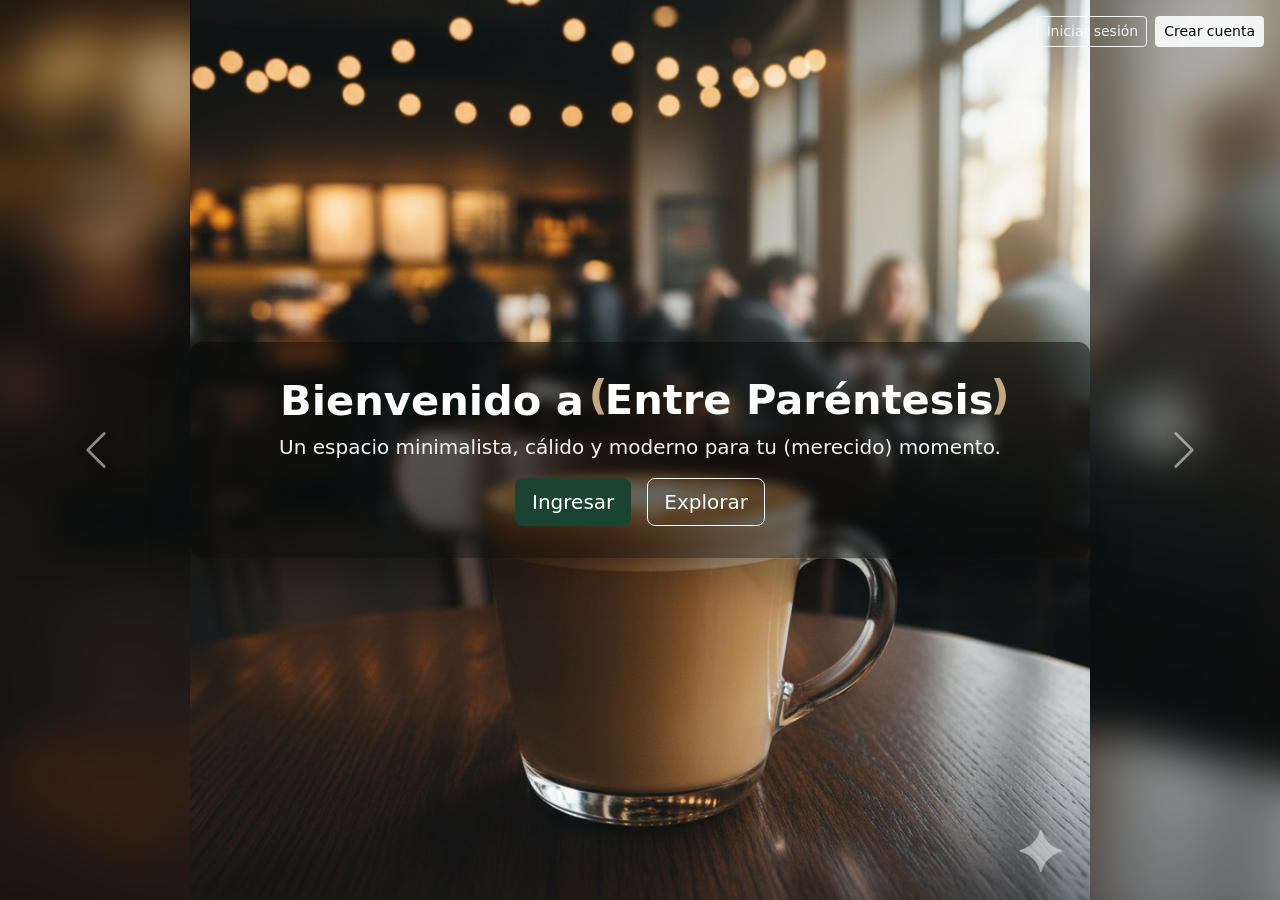
<file: index.html>
<!doctype html>
<html lang="es" data-bs-theme="light">
<head>
  <meta charset="utf-8" />
  <meta name="viewport" content="width=device-width, initial-scale=1" />
  <title>Bienvenido — Entre Paréntesis</title>
  <link href="https://cdn.jsdelivr.net/npm/bootstrap@5.3.3/dist/css/bootstrap.min.css" rel="stylesheet" />
  <link href="https://cdn.jsdelivr.net/npm/bootstrap-icons@1.11.3/font/bootstrap-icons.css" rel="stylesheet" />
  <link rel="stylesheet" href="assets/css/styles.css" />
  <style>
    html, body {
      height: 100%;
      margin: 0;
      padding: 0;
    }

    body {
      overflow: hidden;
    }

    /* Carrusel full-screen */
    .welcome-carousel {
      position: fixed;
      inset: 0;
      z-index: 1000;
      display: block;
      background: #000;
    }

    .welcome-carousel,
    .welcome-carousel .carousel-inner,
    .welcome-carousel .carousel-item {
      min-height: 100vh;
    }

    @supports (height: 100svh) {
      .welcome-carousel,
      .welcome-carousel .carousel-inner,
      .welcome-carousel .carousel-item {
        min-height: 100svh;
      }
    }

    /* Centrado y fondo difuminado */
    .welcome-carousel .carousel-item {
      position: relative;
      display: flex;
      align-items: center;
      justify-content: center;
      background: #000;
      overflow: hidden;
    }

    .welcome-carousel .carousel-item::before {
      content: "";
      position: absolute;
      inset: 0;
      background: center/cover no-repeat;
      filter: blur(20px) brightness(0.7);
      transform: scale(1.1);
      z-index: 0;
    }

    #welcomeCarousel .carousel-item:nth-child(1)::before {
      background-image: url("imagenes/latte.png");
    }
    #welcomeCarousel .carousel-item:nth-child(2)::before {
      background-image: url("imagenes/coldbrew.png");
    }
    #welcomeCarousel .carousel-item:nth-child(3)::before {
      background-image: url("imagenes/espresso.png");
    }

    /* Imagen principal centrada y completa */
    .welcome-carousel .carousel-item img {
      position: relative;
      z-index: 1;
      width: auto;
      height: auto;
      max-width: 100%;
      max-height: 100vh;
      object-fit: contain;
      display: block;
      -webkit-user-drag: none;
      user-select: none;
    }

    @supports (height: 100svh) {
      .welcome-carousel .carousel-item img {
        max-height: 100svh;
      }
    }

    /* Overlay central */
    .welcome-overlay {
      position: absolute;
      inset: 0;
      display: flex;
      align-items: center;
      justify-content: center;
      pointer-events: none;
      z-index: 1100;
    }

    .welcome-box {
      pointer-events: auto;
      background: rgba(6, 8, 6, 0.52);
      color: #fff;
      padding: 2rem 2.4rem;
      border-radius: 12px;
      text-align: center;
      backdrop-filter: blur(6px);
      box-shadow: 0 20px 40px rgba(0, 0, 0, 0.32);
      max-width: 900px;
      width: calc(100% - 3rem);
    }

    .welcome-box h1 {
      font-size: clamp(1.6rem, 3.6vw, 2.6rem);
      margin-bottom: 0.35rem;
    }

    .welcome-box p {
      margin-bottom: 1rem;
      opacity: 0.95;
    }

    /* Botones superiores */
    .top-controls {
      position: fixed;
      right: 1rem;
      top: 1rem;
      z-index: 1110;
      display: flex;
      gap: 0.5rem;
    }

    .top-controls .btn {
      opacity: 0.95;
    }

    /* Controles del carrusel */
    .welcome-carousel .carousel-control-prev-icon,
    .welcome-carousel .carousel-control-next-icon {
      width: 44px;
      height: 44px;
      filter: drop-shadow(0 2px 6px rgba(0, 0, 0, 0.6));
    }

    footer {
      display: none !important;
    }

    @media (max-width: 575px) {
      .welcome-box {
        padding: 1rem;
        border-radius: 10px;
      }

      .welcome-carousel .carousel-control-prev-icon,
      .welcome-carousel .carousel-control-next-icon {
        width: 36px;
        height: 36px;
      }
    }
  </style>
</head>

<body class="bg-dark">
  <!-- Botones superiores -->
  <div class="top-controls">
    <button class="btn btn-outline-light btn-sm" type="button">Iniciar sesión</button>
    <button class="btn btn-light btn-sm" type="button">Crear cuenta</button>
  </div>

  <!-- Carrusel principal -->
  <div id="welcomeCarousel" class="carousel slide carousel-fade welcome-carousel" data-bs-ride="carousel" data-bs-interval="6000">
    <div class="carousel-inner">
      <div class="carousel-item active">
        <img src="imagenes/latte.png" alt="Entre Paréntesis — latte" loading="eager" data-no-lazy>
      </div>
      <div class="carousel-item">
        <img src="imagenes/coldbrew.png" alt="Entre Paréntesis — cold brew" loading="lazy">
      </div>
      <div class="carousel-item">
        <img src="imagenes/espresso.png" alt="Entre Paréntesis — espresso" loading="lazy">
      </div>
    </div>

    <!-- Overlay -->
    <div class="welcome-overlay">
      <div class="welcome-box">
        <h1 class="fw-bold">Bienvenido a <span class="bracket">Entre Paréntesis</span></h1>
        <p class="lead">Un espacio minimalista, cálido y moderno para tu (merecido) momento.</p>
        <div class="d-flex justify-content-center gap-3">
          <a href="inicio.html" class="btn btn-lg btn-primary">Ingresar</a>
          <a href="inicio.html" class="btn btn-outline-light btn-lg">Explorar</a>
        </div>
      </div>
    </div>

    <!-- Controles -->
    <button class="carousel-control-prev" type="button" data-bs-target="#welcomeCarousel" data-bs-slide="prev">
      <span class="carousel-control-prev-icon" aria-hidden="true"></span>
      <span class="visually-hidden">Anterior</span>
    </button>
    <button class="carousel-control-next" type="button" data-bs-target="#welcomeCarousel" data-bs-slide="next">
      <span class="carousel-control-next-icon" aria-hidden="true"></span>
      <span class="visually-hidden">Siguiente</span>
    </button>
  </div>

  <!-- Footer opcional -->
  <footer class="position-fixed bottom-0 start-0 w-100 text-center pb-3" style="z-index:1083">
    <small class="text-white-50">© <span id="year"></span> Entre Paréntesis</small>
  </footer>

  <script src="https://cdn.jsdelivr.net/npm/bootstrap@5.3.3/dist/js/bootstrap.bundle.min.js"></script>
  <script src="assets/js/animacion.js"></script>
  <script>
    document.getElementById("year").textContent = new Date().getFullYear();
  </script>
</body>
</html>
</file>
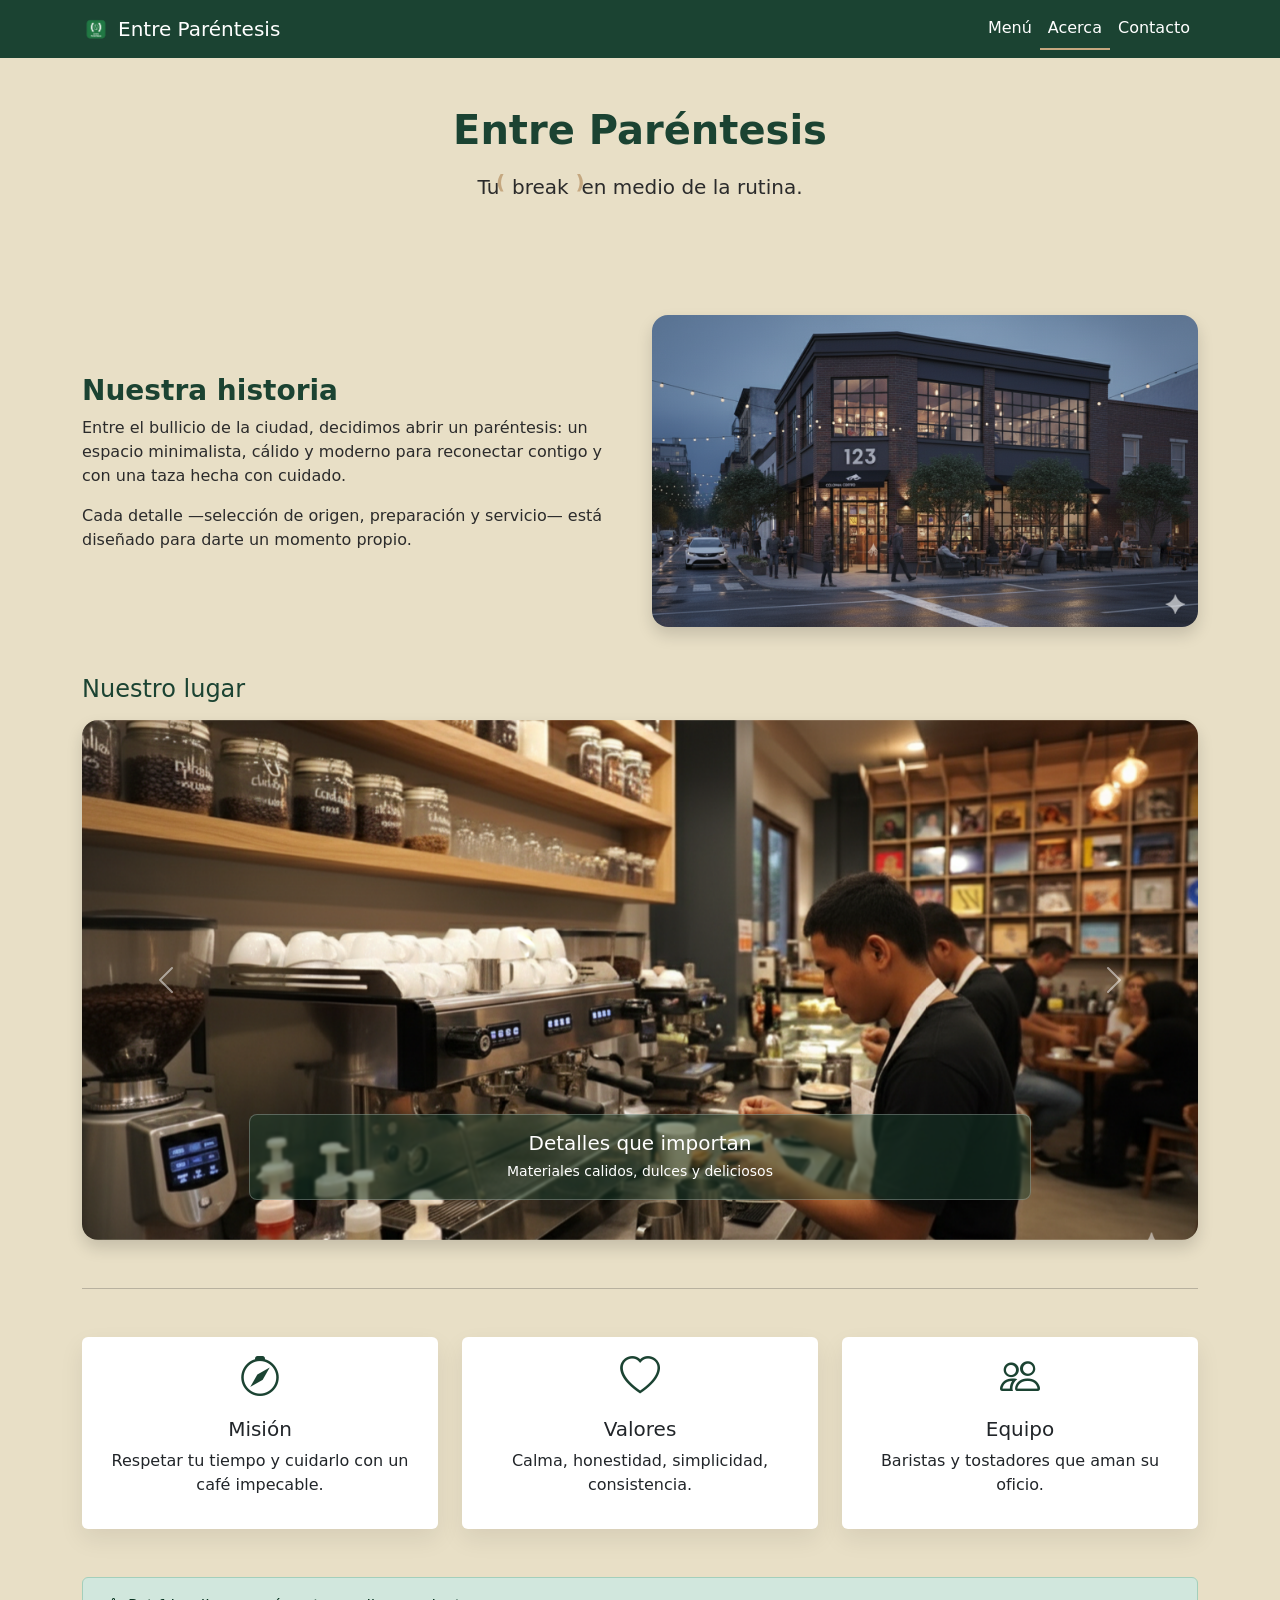
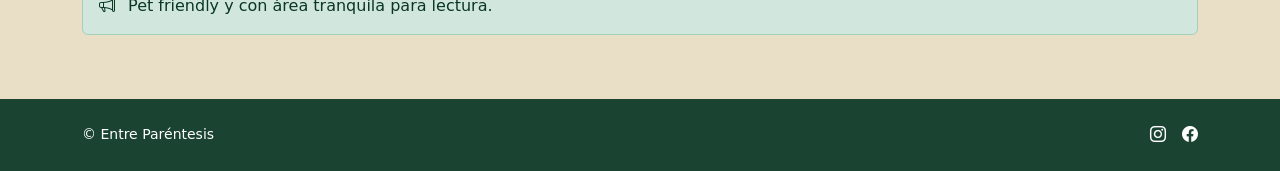
<file: acerca.html>
<!doctype html>
<html lang="es" data-bs-theme="light">
<head>
  <meta charset="utf-8">
  <meta name="viewport" content="width=device-width, initial-scale=1">
  <title>Acerca — Entre Paréntesis</title>
  <link href="https://cdn.jsdelivr.net/npm/bootstrap@5.3.3/dist/css/bootstrap.min.css" rel="stylesheet">
  <link href="https://cdn.jsdelivr.net/npm/bootstrap-icons@1.11.3/font/bootstrap-icons.css" rel="stylesheet">
  <link rel="stylesheet" href="assets/css/styles.css">
</head>
<body>
  <nav class="navbar navbar-expand-lg navbar-dark sticky-top">
    <div class="container">
      <a class="navbar-brand d-flex align-items-center gap-2" href="inicio.html">
        <img src="imagenes/EntreParentesis_Logo-removebg-preview.png" height="28" alt="logo"> Entre Paréntesis
      </a>
      <button class="navbar-toggler" data-bs-toggle="collapse" data-bs-target="#navAcerca"><span class="navbar-toggler-icon"></span></button>
      <div id="navAcerca" class="collapse navbar-collapse">
        <ul class="navbar-nav ms-auto">
          <li class="nav-item"><a class="nav-link" href="productos.html">Menú</a></li>
          <li class="nav-item"><a class="nav-link active" href="acerca.html">Acerca</a></li>
          <li class="nav-item"><a class="nav-link" href="contacto.html">Contacto</a></li>
        </ul>
      </div>
    </div>
  </nav>

  <header class="py-5 section-soft">
    <div class="container text-center">
      <h1 class="fw-bold text-green mb-3">Entre Paréntesis</h1>
      <p class="lead">Tu <span class="bracket">break</span> en medio de la rutina.</p>
    </div>
  </header>

  <main class="py-5">
    <div class="container">
      <!-- Nuestra historia -->
      <div class="row g-4 align-items-center">
        <div class="col-md-6">
          <h3 class="fw-semibold text-green">Nuestra historia</h3>
          <p>Entre el bullicio de la ciudad, decidimos abrir un paréntesis: un espacio minimalista, cálido y moderno para reconectar contigo y con una taza hecha con cuidado.</p>
          <p>Cada detalle —selección de origen, preparación y servicio— está diseñado para darte un momento propio.</p>
        </div>
        <div class="col-md-6">
          <img src="imagenes/por fuera.png" class="img-fluid rounded-4 shadow object-fit-cover" alt="Nuestro espacio">
        </div>
      </div>

      <!-- Carousel del lugar -->
      <div class="mt-5">
        <h4 class="text-green mb-3">Nuestro lugar</h4>
        <div id="carouselLugar" class="carousel slide carousel-fade rounded-4 overflow-hidden shadow" data-bs-ride="carousel">
          <div class="carousel-inner">
            <!-- Diapositiva 1 -->
            <div class="carousel-item active">
              <img src="imagenes/barra.png" class="d-block w-100" style="max-height:520px;object-fit:cover;" alt="Interior 1">
              <div class="carousel-caption d-none d-md-block">
                <div class="hero-overlay p-3 rounded-3">
                  <h5 class="mb-1">Detalles que importan</h5>
                  <small>Materiales calidos, dulces y deliciosos</small>
                </div>
              </div>
            </div>
            <!-- Diapositiva 2 -->
            <div class="carousel-item">
              <img src="imagenes/cafedj.png" class="d-block w-100" style="max-height:520px;object-fit:cover;" alt="Interior 2">
              <div class="carousel-caption d-none d-md-block">
                <div class="hero-overlay p-3 rounded-3">
                  <h5 class="mb-1">Musica agradable y especial para tu dia</h5>
                  <small>Ideal para leer o crear.</small>
                </div>
              </div>
            </div>
            <!-- Diapositiva 3 -->
            <div class="carousel-item">
              <img src="imagenes/cafecompleta.png" class="d-block w-100" style="max-height:520px;object-fit:cover;" alt="Interior 3">
              <div class="carousel-caption d-none d-md-block">
                <div class="hero-overlay p-3 rounded-3">
                  <h5 class="mb-1">Ambiente minimalista</h5>
                  <small>Espacios pensados para tu (pausa).</small>
                </div>
              </div>
            </div>
          </div>
          <!-- Controles -->
          <button class="carousel-control-prev" type="button" data-bs-target="#carouselLugar" data-bs-slide="prev">
            <span class="carousel-control-prev-icon" aria-hidden="true"></span>
            <span class="visually-hidden">Anterior</span>
          </button>
          <button class="carousel-control-next" type="button" data-bs-target="#carouselLugar" data-bs-slide="next">
            <span class="carousel-control-next-icon" aria-hidden="true"></span>
            <span class="visually-hidden">Siguiente</span>
          </button>
        </div>
      </div>

      <hr class="my-5">

      <!-- Misión / Valores / Equipo -->
      <div class="row g-4">
        <div class="col-md-4">
          <div class="card h-100 text-center">
            <div class="card-body">
              <i class="bi bi-compass display-6 text-green"></i>
              <h5 class="mt-3">Misión</h5>
              <p>Respetar tu tiempo y cuidarlo con un café impecable.</p>
            </div>
          </div>
        </div>
        <div class="col-md-4">
          <div class="card h-100 text-center">
            <div class="card-body">
              <i class="bi bi-heart display-6 text-green"></i>
              <h5 class="mt-3">Valores</h5>
              <p>Calma, honestidad, simplicidad, consistencia.</p>
            </div>
          </div>
        </div>
        <div class="col-md-4">
          <div class="card h-100 text-center">
            <div class="card-body">
              <i class="bi bi-people display-6 text-green"></i>
              <h5 class="mt-3">Equipo</h5>
              <p>Baristas y tostadores que aman su oficio.</p>
            </div>
          </div>
        </div>
      </div>

      <div class="alert alert-success mt-5" role="alert">
        <i class="bi bi-megaphone me-2"></i> Pet friendly y con área tranquila para lectura.
      </div>
    </div>
  </main>

  <footer class="py-4">
    <div class="container d-flex flex-column flex-md-row justify-content-between align-items-center gap-2">
      <small>© <span id="year"></span> Entre Paréntesis</small>
      <div class="d-flex gap-3">
        <a class="text-white text-decoration-none" href="#"><i class="bi bi-instagram"></i></a>
        <a class="text-white text-decoration-none" href="#"><i class="bi bi-facebook"></i></a>
      </div>
    </div>
  </footer>

  <script src="https://cdn.jsdelivr.net/npm/bootstrap@5.3.3/dist/js/bootstrap.bundle.min.js"></script>
  <script src="assets/js/animacion.js"></script>
</body>
</html>
</file>
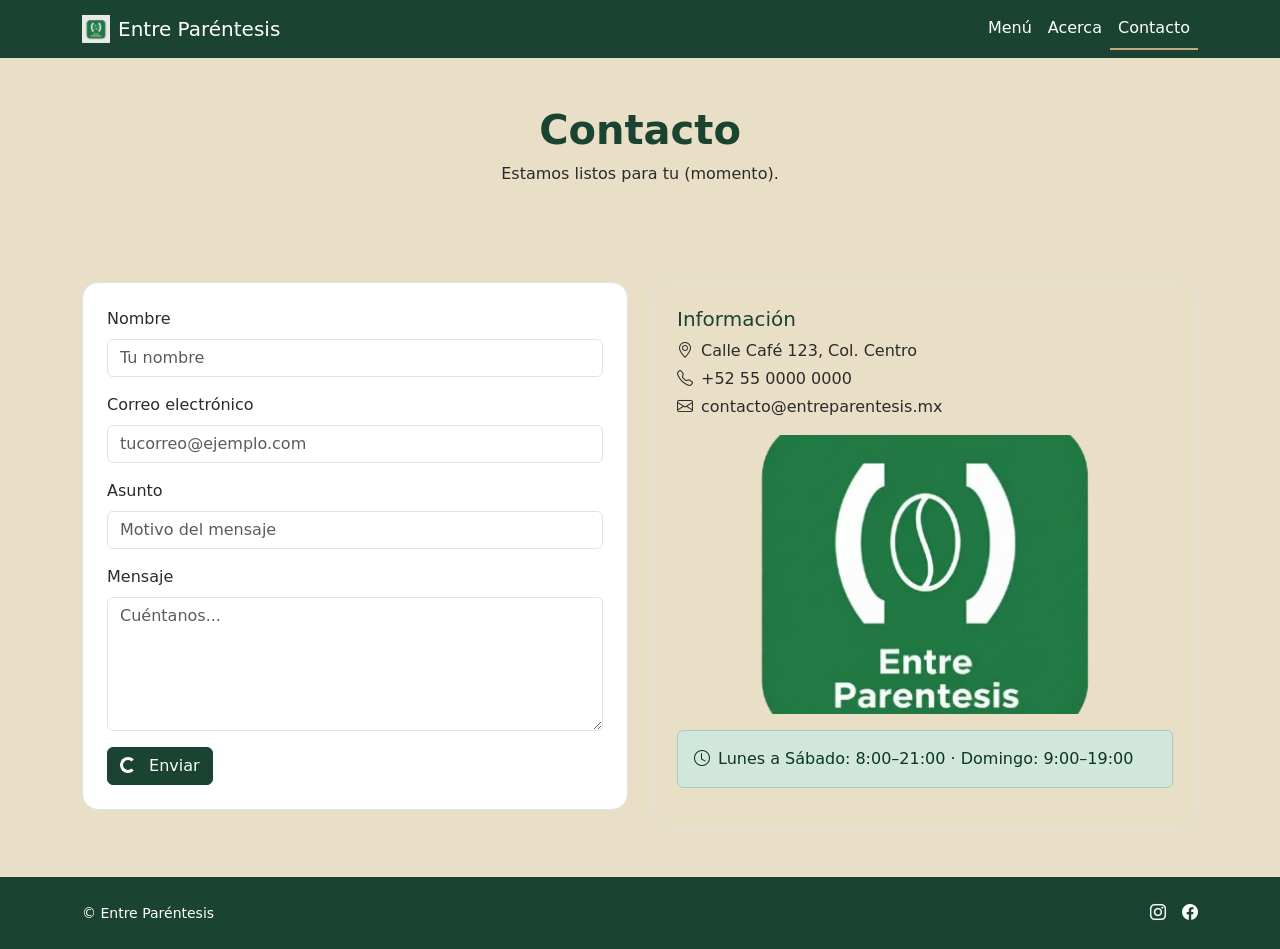
<file: contacto.html>
<!doctype html>
<html lang="es" data-bs-theme="light">
<head>
  <meta charset="utf-8">
  <meta name="viewport" content="width=device-width, initial-scale=1">
  <title>Contacto — Entre Paréntesis</title>
  <link href="https://cdn.jsdelivr.net/npm/bootstrap@5.3.3/dist/css/bootstrap.min.css" rel="stylesheet">
  <link href="https://cdn.jsdelivr.net/npm/bootstrap-icons@1.11.3/font/bootstrap-icons.css" rel="stylesheet">
  <link rel="stylesheet" href="assets/css/styles.css">
</head>
<body>

  <nav class="navbar navbar-expand-lg navbar-dark sticky-top">
    <div class="container">
      <a class="navbar-brand d-flex align-items-center gap-2" href="inicio.html">
        <img src="imagenes/EntreParentesis_Logo.png" height="28" alt="logo"> Entre Paréntesis
      </a>
      <button class="navbar-toggler" data-bs-toggle="collapse" data-bs-target="#navContacto"><span class="navbar-toggler-icon"></span></button>
      <div id="navContacto" class="collapse navbar-collapse">
        <ul class="navbar-nav ms-auto">
          <li class="nav-item"><a class="nav-link" href="productos.html">Menú</a></li>
          <li class="nav-item"><a class="nav-link" href="acerca.html">Acerca</a></li>
          <li class="nav-item"><a class="nav-link active" href="contacto.html">Contacto</a></li>
        </ul>
      </div>
    </div>
  </nav>

  <header class="py-5 section-soft">
    <div class="container text-center">
      <h1 class="fw-bold text-green">Contacto</h1>
      <p class="mb-0">Estamos listos para tu (momento).</p>
    </div>
  </header>

  <main class="py-5">
    <div class="container">
      <div class="row g-4">
        <div class="col-lg-6">
          <form class="p-4 border rounded-4 bg-white">
            <div class="mb-3">
              <label class="form-label">Nombre</label>
              <input type="text" class="form-control" placeholder="Tu nombre" required>
            </div>
            <div class="mb-3">
              <label class="form-label">Correo electrónico</label>
              <input type="email" class="form-control" placeholder="tucorreo@ejemplo.com" required>
            </div>
            <div class="mb-3">
              <label class="form-label">Asunto</label>
              <input type="text" class="form-control" placeholder="Motivo del mensaje" required>
            </div>
            <div class="mb-3">
              <label class="form-label">Mensaje</label>
              <textarea class="form-control" rows="5" placeholder="Cuéntanos..." required></textarea>
            </div>
            <button type="submit" class="btn btn-primary">
              <span class="spinner-border spinner-border-sm me-2" aria-hidden="true"></span>
              Enviar
            </button>
            
          </form>
        </div>

        <div class="col-lg-6">
          <div class="p-4 border rounded-4 section-soft h-100">
            <h5 class="text-green">Información</h5>
            <p class="mb-1"><i class="bi bi-geo-alt me-2"></i>Calle Café 123, Col. Centro</p>
            <p class="mb-1"><i class="bi bi-telephone me-2"></i>+52 55 0000 0000</p>
            <p class="mb-3"><i class="bi bi-envelope me-2"></i>contacto@entreparentesis.mx</p>
            <!-- Usamos el logo como placeholder de mapa -->
            <div class="ratio ratio-16x9 mb-3">
              <img src="imagenes/EntreParentesis_Logo-removebg-preview.png" class="w-100 h-100 object-fit-cover rounded-3" alt="Ubicación">
            </div>
            <div class="alert alert-success" role="alert">
              <i class="bi bi-clock me-2"></i>Lunes a Sábado: 8:00–21:00 · Domingo: 9:00–19:00
            </div>
          </div>
        </div>
      </div>
    </div>
  </main>

  <footer class="py-4">
    <div class="container d-flex flex-column flex-md-row justify-content-between align-items-center gap-2">
      <small>© <span id="year"></span> Entre Paréntesis</small>
      <div class="d-flex gap-3">
        <a class="text-white text-decoration-none" href="#"><i class="bi bi-instagram"></i></a>
        <a class="text-white text-decoration-none" href="#"><i class="bi bi-facebook"></i></a>
      </div>
    </div>
  </footer>

  <script src="https://cdn.jsdelivr.net/npm/bootstrap@5.3.3/dist/js/bootstrap.bundle.min.js"></script>
  <script src="assets/js/animacion.js"></script>
</body>
</html>
</file>
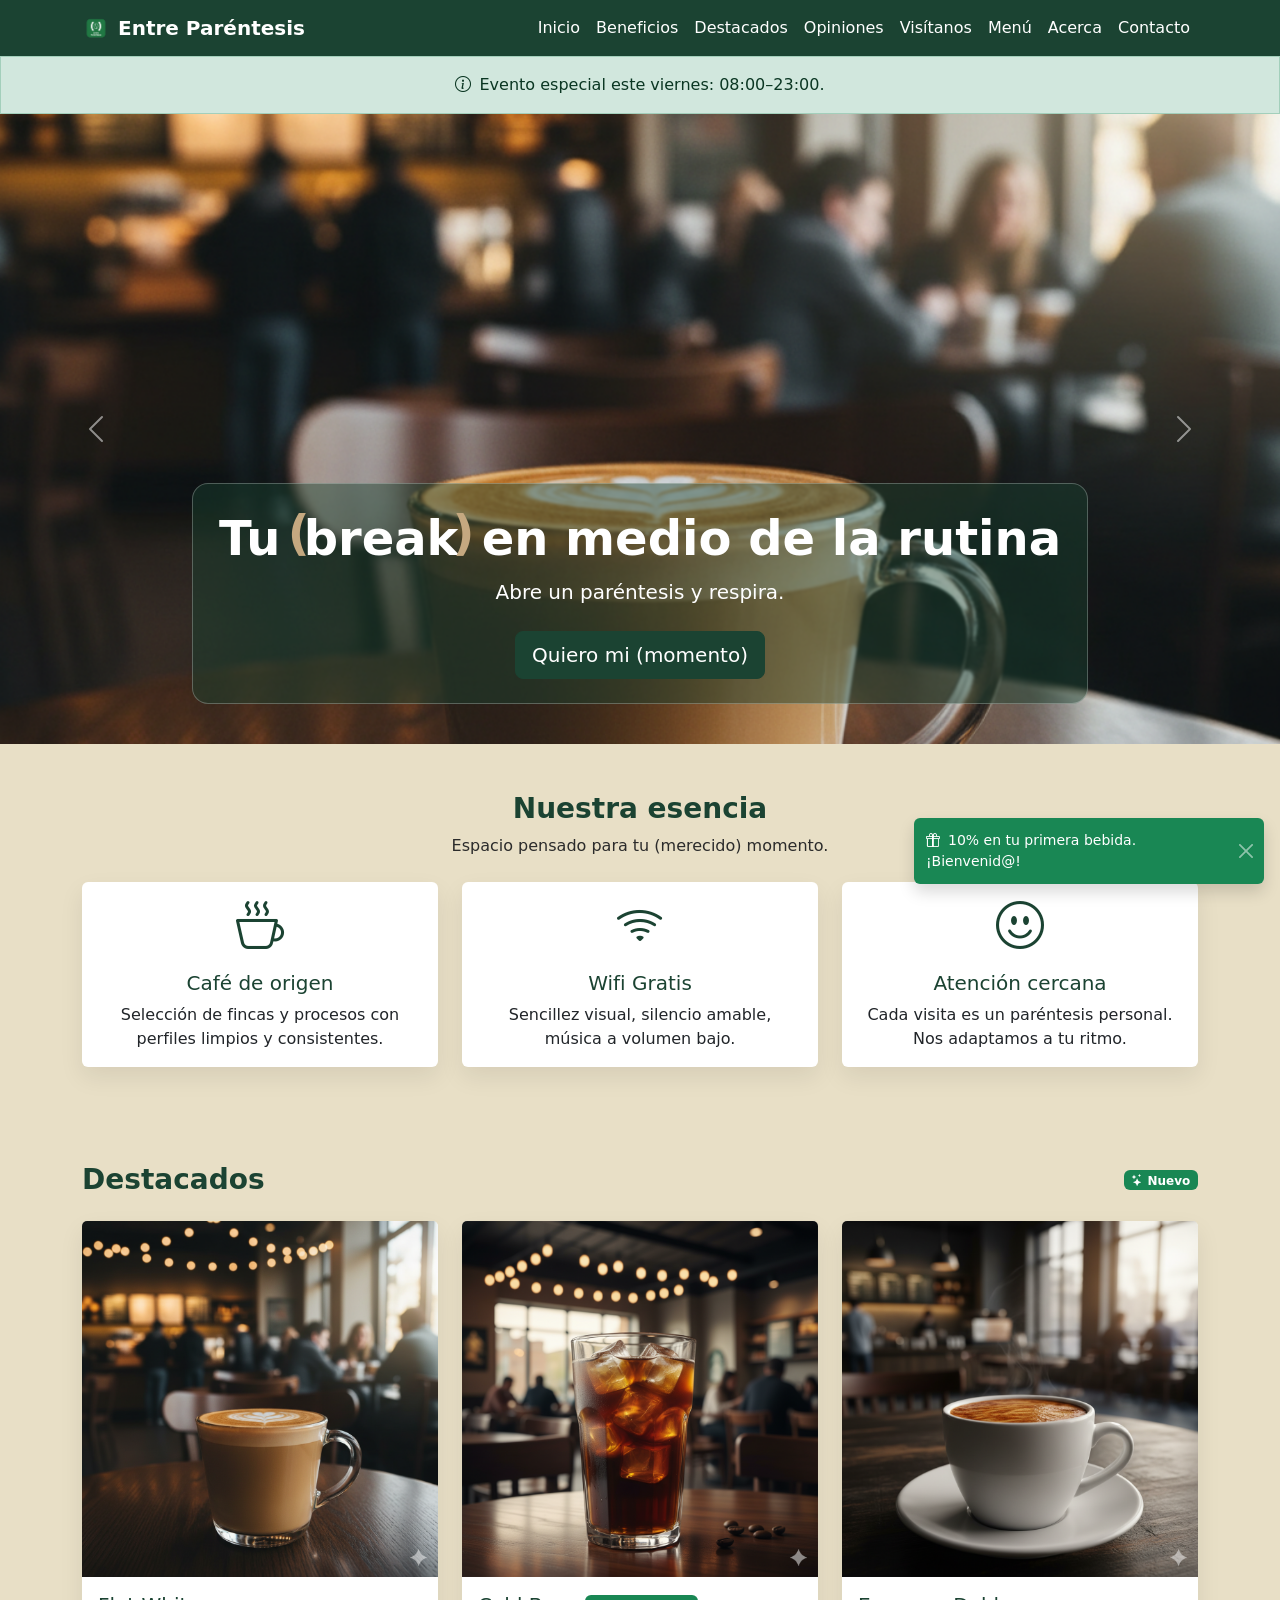
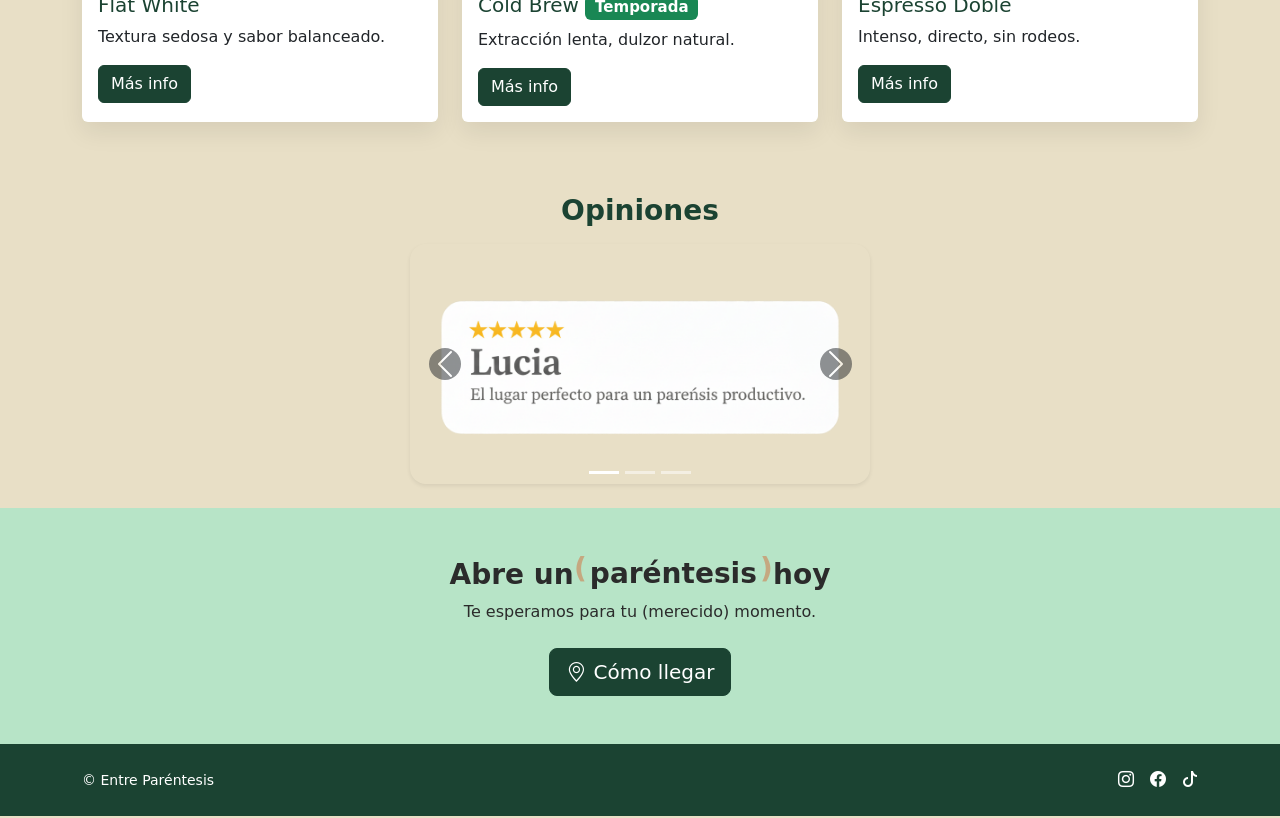
<file: inicio.html>
<!doctype html>
<html lang="es" data-bs-theme="light">
<head>
  <meta charset="utf-8">
  <meta name="viewport" content="width=device-width, initial-scale=1">
  <title>Entre Paréntesis — Tu (merecido) momento</title>
  <link href="https://cdn.jsdelivr.net/npm/bootstrap@5.3.3/dist/css/bootstrap.min.css" rel="stylesheet">
  <link href="https://cdn.jsdelivr.net/npm/bootstrap-icons@1.11.3/font/bootstrap-icons.css" rel="stylesheet">
  <link rel="stylesheet" href="assets/css/styles.css">
</head>

<body data-bs-spy="scroll" data-bs-target="#mainNavbar" data-bs-offset="80" tabindex="0">
  <!-- Navbar -->
  <nav id="mainNavbar" class="navbar navbar-expand-lg navbar-dark sticky-top">
    <div class="container">
      <a class="navbar-brand d-flex align-items-center gap-2" href="inicio.html">
        <img src="imagenes/EntreParentesis_Logo-removebg-preview.png" alt="Entre Paréntesis" height="28">
        <span class="fw-semibold">Entre Paréntesis</span>
      </a>
      <button class="navbar-toggler" type="button" data-bs-toggle="collapse" data-bs-target="#navbarContent">
        <span class="navbar-toggler-icon"></span>
      </button>
      <div id="navbarContent" class="collapse navbar-collapse">
        <ul class="navbar-nav ms-auto mb-2 mb-lg-0">
          <li class="nav-item"><a class="nav-link" href="#hero">Inicio</a></li>
          <li class="nav-item"><a class="nav-link" href="#beneficios">Beneficios</a></li>
          <li class="nav-item"><a class="nav-link" href="#destacados">Destacados</a></li>
          <li class="nav-item"><a class="nav-link" href="#opiniones">Opiniones</a></li>
          <li class="nav-item"><a class="nav-link" href="#cta">Visítanos</a></li>
          <li class="nav-item"><a class="nav-link" href="productos.html">Menú</a></li>
          <li class="nav-item"><a class="nav-link" href="acerca.html">Acerca</a></li>
          <li class="nav-item"><a class="nav-link" href="contacto.html">Contacto</a></li>
        </ul>
      </div>
    </div>
  </nav>


  <!-- Alert (horario o aviso) -->
  <div class="alert alert-success rounded-0 mb-0 text-center" role="alert">
    <i class="bi bi-info-circle me-2"></i>Evento especial este viernes: 08:00–23:00.
  </div>


  <!-- Hero / Carousel -->
  <header id="hero" class="position-relative">
    <div id="heroCarousel" class="carousel slide carousel-fade" data-bs-ride="carousel" data-bs-interval="6000">
      <div class="carousel-inner">
        <div class="carousel-item active">
          <!-- usamos latte como fondo -->
          <img src="imagenes/latte.png" class="d-block w-100 object-fit-cover" alt="Tu pausa en la rutina">
          <div class="carousel-caption">
            <div class="hero-overlay rounded-4 p-4">
              <h1 class="display-5 mb-2 fw-semibold">Tu <span class="bracket">break</span> en medio de la rutina</h1>
              <p class="lead">Abre un paréntesis y respira.</p>
              <a href="#cta" class="btn btn-primary btn-lg mt-2">Quiero mi (momento)</a>
            </div>
          </div>
        </div>
        <div class="carousel-item">
          <!-- usamos coldbrew -->
          <img src="imagenes/coldbrew.png" class="d-block w-100 object-fit-cover" alt="Café de origen">
          <div class="carousel-caption">
            <div class="hero-overlay rounded-4 p-4">
              <h2 class="h1 fw-semibold">Café de origen seleccionado</h2>
              <p>Sabores limpios, procesos justos.</p>
              <a href="productos.html" class="btn btn-outline-light">Ver menú</a>
            </div>
          </div>
        </div>
        <div class="carousel-item">
          <!-- usamos espresso -->
          <img src="imagenes/espresso.png" class="d-block w-100 object-fit-cover" alt="Ambiente">
          <div class="carousel-caption">
            <div class="hero-overlay rounded-4 p-4">
              <h2 class="h1 fw-semibold">Un lugar para pensar, crear y pausar</h2>
              <p>Minimalismo, elegancia, calma.</p>
              <a href="acerca.html" class="btn btn-outline-light">Conócenos</a>
            </div>
          </div>
        </div>
      </div>
      <button class="carousel-control-prev" type="button" data-bs-target="#heroCarousel" data-bs-slide="prev">
        <span class="carousel-control-prev-icon"></span><span class="visually-hidden">Anterior</span>
      </button>
      <button class="carousel-control-next" type="button" data-bs-target="#heroCarousel" data-bs-slide="next">
        <span class="carousel-control-next-icon"></span><span class="visually-hidden">Siguiente</span>
      </button>
    </div>
  </header>

  

  <!-- Beneficios -->
  <section id="beneficios" class="section-soft py-5">
    <div class="container">
      <div class="text-center mb-4">
        <h3 class="fw-bold text-green">Nuestra esencia</h3>
        <p class="mb-0">Espacio pensado para tu (merecido) momento.</p>
      </div>

      <div class="row g-4">
        <div class="col-md-4">
          <div class="card h-100">
            <div class="card-body text-center">
              <i class="bi bi-cup-hot display-5 text-green"></i>
              <h5 class="card-title mt-3">Café de origen</h5>
              <p class="card-text">Selección de fincas y procesos con perfiles limpios y consistentes.</p>
            </div>
          </div>
        </div>
        <div class="col-md-4">
          <div class="card h-100">
            <div class="card-body text-center">
              <i class="bi bi-wifi display-5 text-green"></i>
              <h5 class="card-title mt-3">Wifi Gratis</h5>
              <p class="card-text">Sencillez visual, silencio amable, música a volumen bajo.</p>
            </div>
          </div>
        </div>
        <div class="col-md-4">
          <div class="card h-100">
            <div class="card-body text-center">
              <i class="bi bi-emoji-smile display-5 text-green"></i>
              <h5 class="card-title mt-3">Atención cercana</h5>
              <p class="card-text">Cada visita es un paréntesis personal. Nos adaptamos a tu ritmo.</p>
            </div>
          </div>
        </div>
      </div>
    </div>
  </section>

  <!-- Destacados (Cards + Modal + Badge) -->
  <section id="destacados" class="py-5">
    <div class="container">
      <div class="d-flex justify-content-between align-items-center mb-4">
        <h3 class="fw-bold text-green mb-0">Destacados</h3>
        <span class="badge text-bg-success"><i class="bi bi-stars me-1"></i>Nuevo</span>
      </div>

      <div class="row g-4">
        <!-- 1: Flat White (usamos latte.png) -->
        <div class="col-md-4">
          <div class="card h-100">
            <img src="imagenes/latte.png" class="card-img-top" alt="Flat White">
            <div class="card-body">
              <h5 class="card-title">Flat White</h5>
              <p class="card-text">Textura sedosa y sabor balanceado.</p>
              <button class="btn btn-primary" data-bs-toggle="modal" data-bs-target="#modalProducto1">Más info</button>
            </div>
          </div>
        </div>
        <!-- 2: Cold Brew -->
        <div class="col-md-4">
          <div class="card h-100">
            <img src="imagenes/coldbrew.png" class="card-img-top" alt="Cold Brew">
            <div class="card-body">
              <h5 class="card-title">Cold Brew <span class="badge text-bg-success">Temporada</span></h5>
              <p class="card-text">Extracción lenta, dulzor natural.</p>
              <button class="btn btn-primary" data-bs-toggle="modal" data-bs-target="#modalProducto2">Más info</button>
            </div>
          </div>
        </div>
        <!-- 3: Espresso doble -->
        <div class="col-md-4">
          <div class="card h-100">
            <img src="imagenes/espresso.png" class="card-img-top" alt="Espresso Doble">
            <div class="card-body">
              <h5 class="card-title">Espresso Doble</h5>
              <p class="card-text">Intenso, directo, sin rodeos.</p>
              <button class="btn btn-primary" data-bs-toggle="modal" data-bs-target="#modalProducto3">Más info</button>
            </div>
          </div>
        </div>
      </div>

      <!-- Modals -->
      <div class="modal fade" id="modalProducto1" tabindex="-1" aria-hidden="true">
        <div class="modal-dialog modal-dialog-centered">
          <div class="modal-content">
            <div class="modal-header border-0">
              <h5 class="modal-title">Flat White</h5>
              <button type="button" class="btn-close" data-bs-dismiss="modal" aria-label="Cerrar"></button>
            </div>
            <div class="modal-body">
               chocolate con leche, almendra. Leche microespumada.
            </div>
          </div>
        </div>
      </div>

      <div class="modal fade" id="modalProducto2" tabindex="-1" aria-hidden="true">
        <div class="modal-dialog modal-dialog-centered">
          <div class="modal-content">
            <div class="modal-header border-0">
              <h5 class="modal-title">Cold Brew</h5>
              <button type="button" class="btn-close" data-bs-dismiss="modal" aria-label="Cerrar"></button>
            </div>
            <div class="modal-body">
              Proceso en frío 12–18 h. Dulzor natural, baja acidez.
            </div>
          </div>
        </div>
      </div>

      <div class="modal fade" id="modalProducto3" tabindex="-1" aria-hidden="true">
        <div class="modal-dialog modal-dialog-centered">
          <div class="modal-content">
            <div class="modal-header border-0">
              <h5 class="modal-title">Espresso Doble</h5>
              <button type="button" class="btn-close" data-bs-dismiss="modal" aria-label="Cerrar"></button>
            </div>
            <div class="modal-body">
              Extracto concentrado con crema densa. Perfecto para iniciar el día.
            </div>
          </div>
        </div>
      </div>

    </div>
  </section>

<!-- Opiniones (carousel de imágenes pequeñas y centradas) -->
<section id="opiniones" class="py-4" style="background-color: var(--fondo-beige);">
  <div class="container text-center">
    <h3 class="fw-bold text-green mb-3">Opiniones</h3>

    <div id="opinionesImgs" class="carousel slide carousel-fade mx-auto" data-bs-ride="carousel" style="max-width:460px;">
      <!-- Indicadores -->
      <div class="carousel-indicators mb-0">
        <button type="button" data-bs-target="#opinionesImgs" data-bs-slide-to="0" class="active" aria-current="true"></button>
        <button type="button" data-bs-target="#opinionesImgs" data-bs-slide-to="1"></button>
        <button type="button" data-bs-target="#opinionesImgs" data-bs-slide-to="2"></button>
      </div>

      <!-- Imágenes -->
      <div class="carousel-inner rounded-4 shadow-sm">
        <div class="carousel-item active">
          <img src="imagenes/luciareseña.png"
               class="d-block mx-auto rounded-4 object-fit-cover"
               style="height:240px; width:100%; object-position:center;"
               alt="Reseña 1">
        </div>
        <div class="carousel-item">
          <img src="imagenes/marcoreseña.png"
               class="d-block mx-auto rounded-4 object-fit-cover"
               style="height:240px; width:100%; object-position:center;"
               alt="Reseña 2">
        </div>
        <div class="carousel-item">
          <img src="imagenes/anareseña.png"
               class="d-block mx-auto rounded-4 object-fit-cover"
               style="height:240px; width:100%; object-position:center;"
               alt="Reseña 3">
        </div>
      </div>

      <!-- Controles -->
      <button class="carousel-control-prev" type="button" data-bs-target="#opinionesImgs" data-bs-slide="prev">
        <span class="carousel-control-prev-icon bg-dark rounded-circle p-2" aria-hidden="true"></span>
        <span class="visually-hidden">Anterior</span>
      </button>
      <button class="carousel-control-next" type="button" data-bs-target="#opinionesImgs" data-bs-slide="next">
        <span class="carousel-control-next-icon bg-dark rounded-circle p-2" aria-hidden="true"></span>
        <span class="visually-hidden">Siguiente</span>
      </button>
    </div>
  </div>
</section>


  <!-- CTA -->
  <section id="cta" class="py-5 text-center bg-green-soft">
    <div class="container">
      <h3 class="fw-bold mb-2">Abre un <span class="bracket">paréntesis</span> hoy</h3>
      <p class="mb-4">Te esperamos para tu (merecido) momento.</p>
      <a href="https://www.google.com/maps/search/?api=1&query=Camelia+213,+obregon+Centro,+leon+guanajuato"
        class="btn btn-primary btn-lg" target="_blank" rel="noopener">
      <i class="bi bi-geo-alt me-2"></i>Cómo llegar</a>
    </div>
  </section>

  <!-- Toast -->
  <div class="position-fixed bottom-0 end-0 p-3" style="z-index: 1080;">
    <div id="welcomeToast" class="toast align-items-center text-bg-success border-0 show" role="alert" aria-live="assertive" aria-atomic="true">
      <div class="d-flex">
        <div class="toast-body">
          <i class="bi bi-gift me-2"></i>10% en tu primera bebida. ¡Bienvenid@!
        </div>
        <button type="button" class="btn-close btn-close-white me-2 m-auto" data-bs-dismiss="toast" aria-label="Cerrar"></button>
      </div>
    </div>
  </div>

  <!-- Footer -->
  <footer class="py-4">
    <div class="container d-flex flex-column flex-md-row justify-content-between align-items-center gap-2">
      <small>© <span id="year"></span> Entre Paréntesis</small>
      <div class="d-flex gap-3">
        <a class="text-white text-decoration-none" href="#"><i class="bi bi-instagram"></i></a>
        <a class="text-white text-decoration-none" href="#"><i class="bi bi-facebook"></i></a>
        <a class="text-white text-decoration-none" href="#"><i class="bi bi-tiktok"></i></a>
      </div>
    </div>
  </footer>

  <script src="https://cdn.jsdelivr.net/npm/bootstrap@5.3.3/dist/js/bootstrap.bundle.min.js"></script>
  <script src="assets/js/animacion.js"></script>
</body>
</html>
</file>
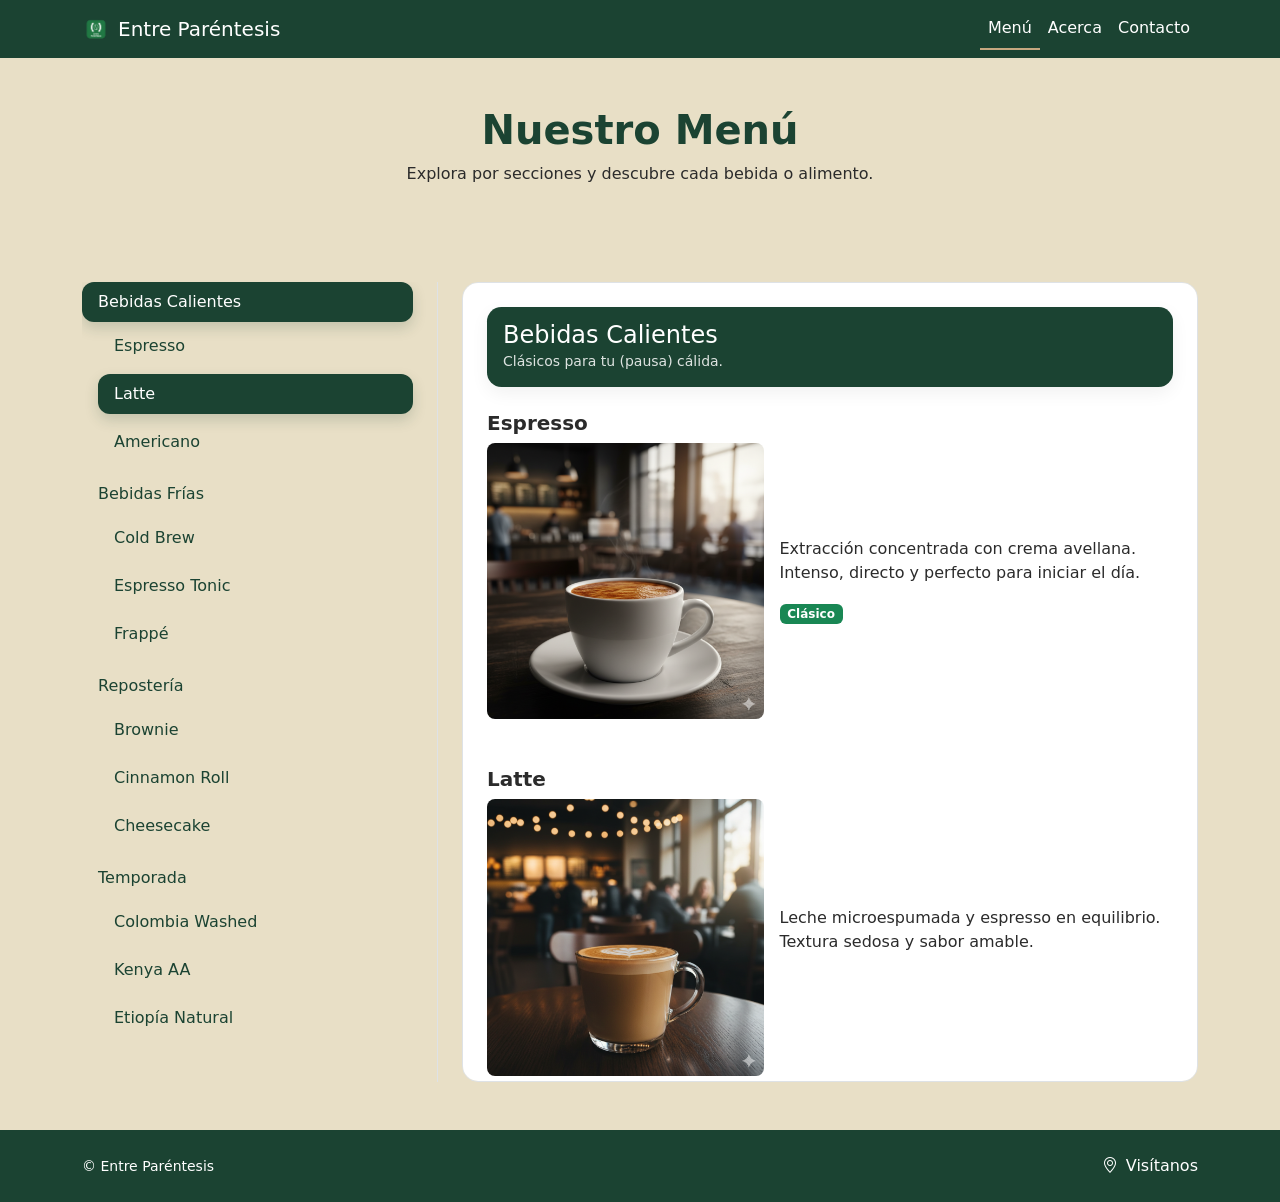
<file: productos.html>
<!doctype html>
<html lang="es" data-bs-theme="light">
<head>
  <meta charset="utf-8">
  <meta name="viewport" content="width=device-width, initial-scale=1">
  <title>Menú — Entre Paréntesis</title>

  <link href="https://cdn.jsdelivr.net/npm/bootstrap@5.3.3/dist/css/bootstrap.min.css" rel="stylesheet">
  <link href="https://cdn.jsdelivr.net/npm/bootstrap-icons@1.11.3/font/bootstrap-icons.css" rel="stylesheet">
  <link rel="stylesheet" href="assets/css/styles.css">
</head>

<body>
  <!-- Navbar -->
  <nav class="navbar navbar-expand-lg navbar-dark sticky-top">
    <div class="container">
      <a class="navbar-brand d-flex align-items-center gap-2" href="inicio.html">
        <img src="imagenes/EntreParentesis_Logo-removebg-preview.png" height="28" alt="logo"> Entre Paréntesis
      </a>
      <button class="navbar-toggler" data-bs-toggle="collapse" data-bs-target="#navMenu">
        <span class="navbar-toggler-icon"></span>
      </button>
      <div id="navMenu" class="collapse navbar-collapse">
        <ul class="navbar-nav ms-auto">
          <li class="nav-item"><a class="nav-link active" href="productos.html">Menú</a></li>
          <li class="nav-item"><a class="nav-link" href="acerca.html">Acerca</a></li>
          <li class="nav-item"><a class="nav-link" href="contacto.html">Contacto</a></li>
        </ul>
      </div>
    </div>
  </nav>

  <!-- Encabezado -->
  <header class="py-5 section-soft">
    <div class="container text-center">
      <h1 class="fw-bold text-green">Nuestro Menú</h1>
      <p class="mb-0">Explora por secciones y descubre cada bebida o alimento.</p>
    </div>
  </header>

  <!-- Contenido -->
  <main class="py-5">
    <div class="container">
      <!-- Fila modificada para igualar alturas -->
      <div class="row g-4 menu-eq">
        <!-- NAV LATERAL (envuelto para estirar la altura) -->
        <div class="col-12 col-lg-4 d-lg-flex">
          <div class="aside-card w-100">
            <nav id="navbar-example3" class="h-100 flex-column align-items-stretch pe-lg-4 border-end">
              <nav class="nav nav-pills flex-column">
                <!-- Calientes -->
                <a class="nav-link" href="#calientes">Bebidas Calientes</a>
                <nav class="nav nav-pills flex-column">
                  <a class="nav-link ms-3 my-1" href="#calientes-espresso">Espresso</a>
                  <a class="nav-link ms-3 my-1" href="#calientes-latte">Latte</a>
                  <a class="nav-link ms-3 my-1" href="#calientes-americano">Americano</a>
                </nav>

                <!-- Frías -->
                <a class="nav-link mt-2" href="#frias">Bebidas Frías</a>
                <nav class="nav nav-pills flex-column">
                  <a class="nav-link ms-3 my-1" href="#frias-coldbrew">Cold Brew</a>
                  <a class="nav-link ms-3 my-1" href="#frias-tonic">Espresso Tonic</a>
                  <a class="nav-link ms-3 my-1" href="#frias-frappe">Frappé</a>
                </nav>

                <!-- Repostería -->
                <a class="nav-link mt-2" href="#reposteria">Repostería</a>
                <nav class="nav nav-pills flex-column">
                  <a class="nav-link ms-3 my-1" href="#reposteria-brownie">Brownie</a>
                  <a class="nav-link ms-3 my-1" href="#reposteria-roll">Cinnamon Roll</a>
                  <a class="nav-link ms-3 my-1" href="#reposteria-cheesecake">Cheesecake</a>
                </nav>

                <!-- Temporada -->
                <a class="nav-link mt-2" href="#temporada">Temporada</a>
                <nav class="nav nav-pills flex-column">
                  <a class="nav-link ms-3 my-1" href="#temporada-colombia">Colombia Washed</a>
                  <a class="nav-link ms-3 my-1" href="#temporada-kenya">Kenya AA</a>
                  <a class="nav-link ms-3 my-1" href="#temporada-etiopia">Etiopía Natural</a>
                </nav>
              </nav>
            </nav>
          </div>
        </div>

        <!-- PANEL DE CONTENIDO -->
        <div class="col-12 col-lg-8 d-lg-flex">
          <div
            data-bs-spy="scroll"
            data-bs-target="#navbar-example3"
            data-bs-smooth-scroll="true"
            class="scrollspy-panel border rounded-4 bg-white p-3 p-md-4 flex-grow-1"
            tabindex="0">

            <!-- ===== Calientes ===== -->
            <div id="calientes" class="mb-4">
              <div class="section-title">
                <h4 class="mb-0">Bebidas Calientes</h4>
                <small>Clásicos para tu (pausa) cálida.</small>
              </div>
            </div>

            <!-- Espresso -->
            <div id="calientes-espresso" class="mb-5">
              <h5 class="fw-semibold">Espresso</h5>
              <div class="row g-3 align-items-center">
                <div class="col-md-5">
                  <img src="imagenes/espresso.png" alt="Espresso" class="img-fluid rounded-3 object-fit-cover">
                </div>
                <div class="col-md-7">
                  <p>Extracción concentrada con crema avellana. Intenso, directo y perfecto para iniciar el día.</p>
                  <span class="badge text-bg-success">Clásico</span>
                </div>
              </div>
            </div>

            <!-- Latte -->
            <div id="calientes-latte" class="mb-5">
              <h5 class="fw-semibold">Latte</h5>
              <div class="row g-3 align-items-center">
                <div class="col-md-5">
                  <img src="imagenes/latte.png" alt="Latte" class="img-fluid rounded-3 object-fit-cover">
                </div>
                <div class="col-md-7">
                  <p>Leche microespumada y espresso en equilibrio. Textura sedosa y sabor amable.</p>
                </div>
              </div>
            </div>

            <!-- Americano -->
            <div id="calientes-americano" class="mb-5">
              <h5 class="fw-semibold">Americano</h5>
              <div class="row g-3 align-items-center">
                <div class="col-md-5">
                  <img src="imagenes/americano.png" alt="Americano" class="img-fluid rounded-3 object-fit-cover">
                </div>
                <div class="col-md-7">
                  <p>Espresso rebajado con agua caliente. Perfil más ligero, ideal para leer o trabajar.</p>
                </div>
              </div>
            </div>

            <!-- ===== Frías ===== -->
            <div id="frias" class="mb-4">
              <div class="section-title">
                <h4 class="mb-0">Bebidas Frías</h4>
                <small>Refrescantes y limpias en sabor.</small>
              </div>
            </div>

            <!-- Cold Brew -->
            <div id="frias-coldbrew" class="mb-5">
              <h5 class="fw-semibold">Cold Brew</h5>
              <div class="row g-3 align-items-center">
                <div class="col-md-5">
                  <img src="imagenes/coldbrew.png" alt="Cold Brew" class="img-fluid rounded-3 object-fit-cover">
                </div>
                <div class="col-md-7">
                  <p>Infusión en frío 12–18 h. Dulzor natural, baja acidez y final largo.</p>
                </div>
              </div>
            </div>

            <!-- Espresso Tonic -->
            <div id="frias-tonic" class="mb-5">
              <h5 class="fw-semibold">Espresso Tonic</h5>
              <div class="row g-3 align-items-center">
                <div class="col-md-5">
                  <img src="imagenes/espressotonic.png" alt="Espresso Tonic" class="img-fluid rounded-3 object-fit-cover">
                </div>
                <div class="col-md-7">
                  <p>Espresso sobre tónica con hielo. Cítrico, burbujeante y sorprendente.</p>
                </div>
              </div>
            </div>

            <!-- Frappé -->
            <div id="frias-frappe" class="mb-5">
              <h5 class="fw-semibold">Frappé</h5>
              <div class="row g-3 align-items-center">
                <div class="col-md-5">
                  <img src="imagenes/frappe.png" alt="Frappé" class="img-fluid rounded-3 object-fit-cover">
                </div>
                <div class="col-md-7">
                  <p>Cremoso y frío, con notas de cacao y vainilla. Tu pausa dulce.</p>
                </div>
              </div>
            </div>

            <!-- ===== Repostería ===== -->
            <div id="reposteria" class="mb-4">
              <div class="section-title">
                <h4 class="mb-0">Repostería</h4>
                <small>Hecha en casa, cada mañana.</small>
              </div>
            </div>

            <!-- Brownie -->
            <div id="reposteria-brownie" class="mb-5">
              <h5 class="fw-semibold">Brownie</h5>
              <div class="row g-3 align-items-center">
                <div class="col-md-5">
                  <img src="imagenes/brownie.png" alt="Brownie" class="img-fluid rounded-3 object-fit-cover">
                </div>
                <div class="col-md-7">
                  <p>Cacao 70 %, textura húmeda y toques de nuez. Marida con espresso.</p>
                </div>
              </div>
            </div>

            <!-- Cinnamon Roll -->
            <div id="reposteria-roll" class="mb-5">
              <h5 class="fw-semibold">Cinnamon Roll</h5>
              <div class="row g-3 align-items-center">
                <div class="col-md-5">
                  <img src="imagenes/cinnamonroll.png" alt="Cinnamon Roll" class="img-fluid rounded-3 object-fit-cover">
                </div>
                <div class="col-md-7">
                  <p>Masa suave, especias equilibradas y glaseado fino. Perfecto con latte.</p>
                </div>
              </div>
            </div>

            <!-- Cheesecake -->
            <div id="reposteria-cheesecake" class="mb-5">
              <h5 class="fw-semibold">Cheesecake</h5>
              <div class="row g-3 align-items-center">
                <div class="col-md-5">
                  <img src="imagenes/cheesecake.png" alt="Cheesecake" class="img-fluid rounded-3 object-fit-cover">
                </div>
                <div class="col-md-7">
                  <p>Cremoso y con base crujiente. Toque de limón para balance.</p>
                </div>
              </div>
            </div>

            <!-- ===== Temporada ===== -->
            <div id="temporada" class="mb-4">
              <div class="section-title">
                <h4 class="mb-0">Temporada</h4>
                <small>Orígenes destacados (edición limitada).</small>
              </div>
            </div>

            <!-- Colombia -->
            <div id="temporada-colombia" class="mb-5">
              <h5 class="fw-semibold">Colombia Washed <span class="badge text-bg-success">Nuevo</span></h5>
              <div class="row g-3 align-items-center">
                <div class="col-md-5">
                  <img src="imagenes/colombiawashed.png" alt="Colombia Washed" class="img-fluid rounded-3 object-fit-cover">
                </div>
                <div class="col-md-7">
                  <p>Cítrico suave, caramelo y final limpio.</p>
                  <div class="small mb-1">Perfil de sabor</div>
                  <div class="progress mb-2"><div class="progress-bar" style="width:60%"></div></div>
                  <div class="progress mb-2"><div class="progress-bar" style="width:40%"></div></div>
                  <div class="progress"><div class="progress-bar" style="width:75%"></div></div>
                </div>
              </div>
            </div>

            <!-- Kenya -->
            <div id="temporada-kenya" class="mb-5">
              <h5 class="fw-semibold">Kenya AA</h5>
              <div class="row g-3 align-items-center">
                <div class="col-md-5">
                  <img src="imagenes/kenyaaa.png" alt="Kenya AA" class="img-fluid rounded-3 object-fit-cover">
                </div>
                <div class="col-md-7">
                  <p>Frutos rojos, acidez viva y final jugoso.</p>
                  <div class="small mb-1">Perfil de sabor</div>
                  <div class="progress mb-2"><div class="progress-bar" style="width:80%"></div></div>
                  <div class="progress mb-2"><div class="progress-bar" style="width:50%"></div></div>
                  <div class="progress"><div class="progress-bar" style="width:85%"></div></div>
                </div>
              </div>
            </div>

            <!-- Etiopía -->
            <div id="temporada-etiopia" class="mb-2">
              <h5 class="fw-semibold">Etiopía Natural</h5>
              <div class="row g-3 align-items-center">
                <div class="col-md-5">
                  <img src="imagenes/espresso.png" alt="Etiopía Natural" class="img-fluid rounded-3 object-fit-cover">
                </div>
                <div class="col-md-7">
                  <p>Aroma floral, frutos maduros y cuerpo medio.</p>
                  <div class="small mb-1">Perfil de sabor</div>
                  <div class="progress mb-2"><div class="progress-bar" style="width:45%"></div></div>
                  <div class="progress mb-2"><div class="progress-bar" style="width:60%"></div></div>
                  <div class="progress"><div class="progress-bar" style="width:90%"></div></div>
                </div>
              </div>
            </div>

          </div><!-- /scrollspy-panel -->
        </div><!-- /col-8 -->
      </div><!-- /row -->
    </div><!-- /container -->
  </main>

  <footer class="py-4">
    <div class="container d-flex flex-column flex-md-row justify-content-between align-items-center gap-2">
      <small>© <span id="year"></span> Entre Paréntesis</small>
      <a class="text-white text-decoration-none" href="contacto.html"><i class="bi bi-geo-alt me-2"></i>Visítanos</a>
    </div>
  </footer>

  <script src="https://cdn.jsdelivr.net/npm/bootstrap@5.3.3/dist/js/bootstrap.bundle.min.js"></script>
  <script src="assets/js/animacion.js"></script>
</body>
</html>
</file>
<file: assets/css/styles.css>
/* ==============================
   PALETA DE COLORES
   ============================== */
:root{
  --verde-oscuro:#1B4332;   /* navbar, footer, botones */
  --verde-medio:#2D6A4F;    /* hovers, acentos */
  --verde-claro:#B7E4C7;    /* fondos suaves */
  --verde-salvia:#D8F3DC;   /* secciones claras secundarias */
  --negro:#2B2B2B;
  --blanco:#FFFFFF;
  --dorado:#C5A880;         /* detalles premium / paréntesis */
  --fondo-beige:#E8DFC6;    /* nuevo color de fondo general */
}

/* ==============================
   CONFIGURACIÓN GENERAL
   ============================== */
html{
  scroll-behavior:smooth;
}

body{
  font-family:"Poppins", system-ui, -apple-system, sans-serif;
  color:var(--negro);
  background-color:var(--fondo-beige); /* Fondo beige general */
  margin:0;
  padding:0;
}

/* ==============================
   NAVBAR Y FOOTER
   ============================== */
.navbar{
  background:var(--verde-oscuro);
}
.navbar .nav-link,
.navbar-brand{
  color:var(--blanco) !important;
}
.navbar .nav-link.active{
  border-bottom:2px solid var(--dorado);
}

footer{
  background:var(--verde-oscuro);
  color:var(--blanco);
}

/* ==============================
   SECCIONES Y FONDOS
   ============================== */
.section-soft{
  background:var(--fondo-beige); /* secciones suaves también beige */
}

/* ==============================
   HERO / CAROUSEL
   ============================== */
.carousel .carousel-item img{
  max-height:70vh;
  object-fit:cover;
}
.hero-overlay{
  background:rgba(27,67,50,.45);
  backdrop-filter:blur(1px);
  border:1px solid rgba(255,255,255,.25);
  border-radius:.75rem;
}

/* ==============================
   CARDS
   ============================== */
.card{
  border:0;
  box-shadow:0 10px 24px rgba(0,0,0,.08);
  background-color:var(--blanco);
}
.card-title{
  color:var(--verde-oscuro);
}

/* ==============================
   BOTONES
   ============================== */
.btn-primary{
  background:var(--verde-oscuro);
  border-color:var(--verde-oscuro);
}
.btn-primary:hover{
  background:var(--verde-medio);
  border-color:var(--verde-medio);
}

/* ==============================
   FORMULARIOS
   ============================== */
.form-control:focus{
  border-color:var(--verde-medio);
  box-shadow:0 0 0 .25rem rgba(45,106,79,.25);
}
form, .modal-content, .bg-white{
  background-color:var(--blanco);
}

/* ==============================
   BARRAS DE PROGRESO
   ============================== */
.progress{
  background:#e8f5ee;
  height:10px;
  border-radius:10px;
}
.progress-bar{
  background:var(--verde-medio);
}

/* ==============================
   DETALLE VISUAL “( … )”
   ============================== */
.bracket{
  position:relative;
  padding:.1rem .4rem;
}
.bracket::before,
.bracket::after{
  position:absolute;
  color:var(--dorado);
  font-weight:700;
  top:-.2rem;
}
.bracket::before{
  content:"(";
  left:-.6rem;
}
.bracket::after{
  content:")";
  right:-.6rem;
}

/* ==============================
   UTILIDADES Y CLASES EXTRAS
   ============================== */
.text-green{
  color:var(--verde-oscuro)!important;
}
.bg-green-soft{
  background:var(--verde-claro)!important;
}
.object-fit-cover{
  object-fit:cover;
}

/* Altura y scroll del panel de contenido del menú (scrollspy) */
.scrollspy-panel{
  height: 75vh;          /* ocupa buena parte de la pantalla */
  overflow: auto;        /* hace scroll solo en el panel derecho */
  position: relative;
}
@media (max-width: 991.98px){
  .scrollspy-panel{ height: auto; }
}

/* Animación tipo slide vertical */
#opinionesImgs .carousel-item {
  transform: translateY(30px);
  opacity: 0;
  transition: all 0.2s ease-in-out;
}
#opinionesImgs .carousel-item.active {
  transform: translateY(0);
  opacity: 1;
}


/* Nav lateral en verde solo cuando está activo */
#navbar-example3 .nav-link{
  color: var(--verde-oscuro);
  background: transparent;             /* ← no lo pintes por defecto */
  border-radius: .75rem;
}
#navbar-example3 .nav-link:hover{
  background: rgba(27,67,50,.08);
}
#navbar-example3 .nav-link.active{
  background-color: var(--verde-oscuro) !important;
  color:#fff !important;
  box-shadow:0 6px 14px rgba(27,67,50,.18);
}

/* Barra verde de título, SOLO dentro del panel derecho */
.scrollspy-panel .section-title{
  background: var(--verde-oscuro);
  color:#fff;
  padding:.85rem 1rem;
  border-radius:.9rem;
  box-shadow:0 6px 18px rgba(0,0,0,.06);
}
.scrollspy-panel .section-title small{
  color: rgba(255,255,255,.85) !important;
}


/* Igualar alturas entre nav izquierdo y panel derecho (con scroll interno) */
@media (min-width: 992px){
  :root{
    --offset-top: 100px; /* ajusta según el alto real del navbar */
  }

  .menu-eq{ align-items: stretch; }
  .menu-eq > [class*="col-lg-"]{ display: flex; }

  .aside-card{
    display: flex;
    flex-direction: column;
    height: calc(100vh - var(--offset-top));
  }

  /* NAV lateral: mismo alto y scroll interno */
  #navbar-example3{
    flex: 1 1 auto;
    height: calc(100vh - var(--offset-top));
    overflow-y: auto;
    border-right: 1px solid rgba(0,0,0,.06);
    padding-right: .5rem;
  }

  /* PANEL derecho: mismo alto y scroll interno */
  .scrollspy-panel{
    flex: 1 1 auto;
    height: calc(100vh - var(--offset-top));
    overflow-y: auto;
    padding-bottom: 2rem;
  }
}

/* Estilo de enlace activo (verde) */
#navbar-example3 .nav-link{
  color: var(--verde-oscuro);
  border-radius: .75rem;
}
#navbar-example3 .nav-link:hover{
  background: rgba(27,67,50,.08);
}
#navbar-example3 .nav-link.active{
  background-color: var(--verde-oscuro) !important;
  color: #fff !important;
  box-shadow: 0 6px 14px rgba(27,67,50,.18);
}


/* ------------------ Micro-interactions ------------------ */


.card-img-top, .img-fluid {
transition: transform .35s cubic-bezier(.2,.8,.2,1);
}
.card-img-top:hover, .img-fluid:hover {
transform: scale(1.03);
}


/* ---------- Reveal on scroll (initial state) ---------- */
.reveal {
opacity: 0;
transform: translateY(18px);
transition: opacity .6s ease, transform .6s ease;
}
.reveal.in-view { opacity: 1; transform: translateY(0); }


/* ---------- Progress bars visual polish ---------- */
.progress { background-color: rgba(0,0,0,0.06); height: 10px; border-radius: 8px; overflow: hidden; }
.progress .progress-bar { transition: width 900ms cubic-bezier(.2,.9,.3,1); height:100%; }


/* ---------- Hero caption animation (carousel captions) ---------- */
.carousel-caption .hero-overlay { opacity: 0; transform: translateY(6px); transition: opacity .45s ease, transform .45s ease; }
.carousel-item.active .carousel-caption .hero-overlay { opacity:1; transform: translateY(0); }


/* ---------- Bracket floating accent ---------- */
.bracket { display:inline-block; animation: floaty 5s ease-in-out infinite; }
@keyframes floaty { 0% { transform: translateY(0); } 50% { transform: translateY(-6px); } 100% { transform: translateY(0); } }


/* ---------- Focus styles (accesibilidad + visible) ---------- */
:focus { outline: none; }
a:focus, button:focus, .nav-link:focus, .card:focus {
outline: 3px solid rgba(34,160,80,0.18);
outline-offset: 3px; border-radius:6px;
}


/* ---------- Toast subtle entrance ---------- */
.toast-delayed { opacity: 0; transform: translateY(6px); transition: opacity .45s ease, transform .45s ease; }
.toast-delayed.show { opacity:1; transform: translateY(0); }


/* ---------- Small responsive tweaks ---------- */
@media (max-width: 767px) {
.card-img-top, .img-fluid { transform-origin: center center; }
}


/* ---------- Respect user preference for reduced motion ---------- */
@media (prefers-reduced-motion: reduce) {
* { animation: none !important; transition: none !important; }
}


/* ---------- Optional small style for scrollspy panel to hint movement ---------- */
.scrollspy-panel { will-change: transform; }


/* End of additions */
</file>
